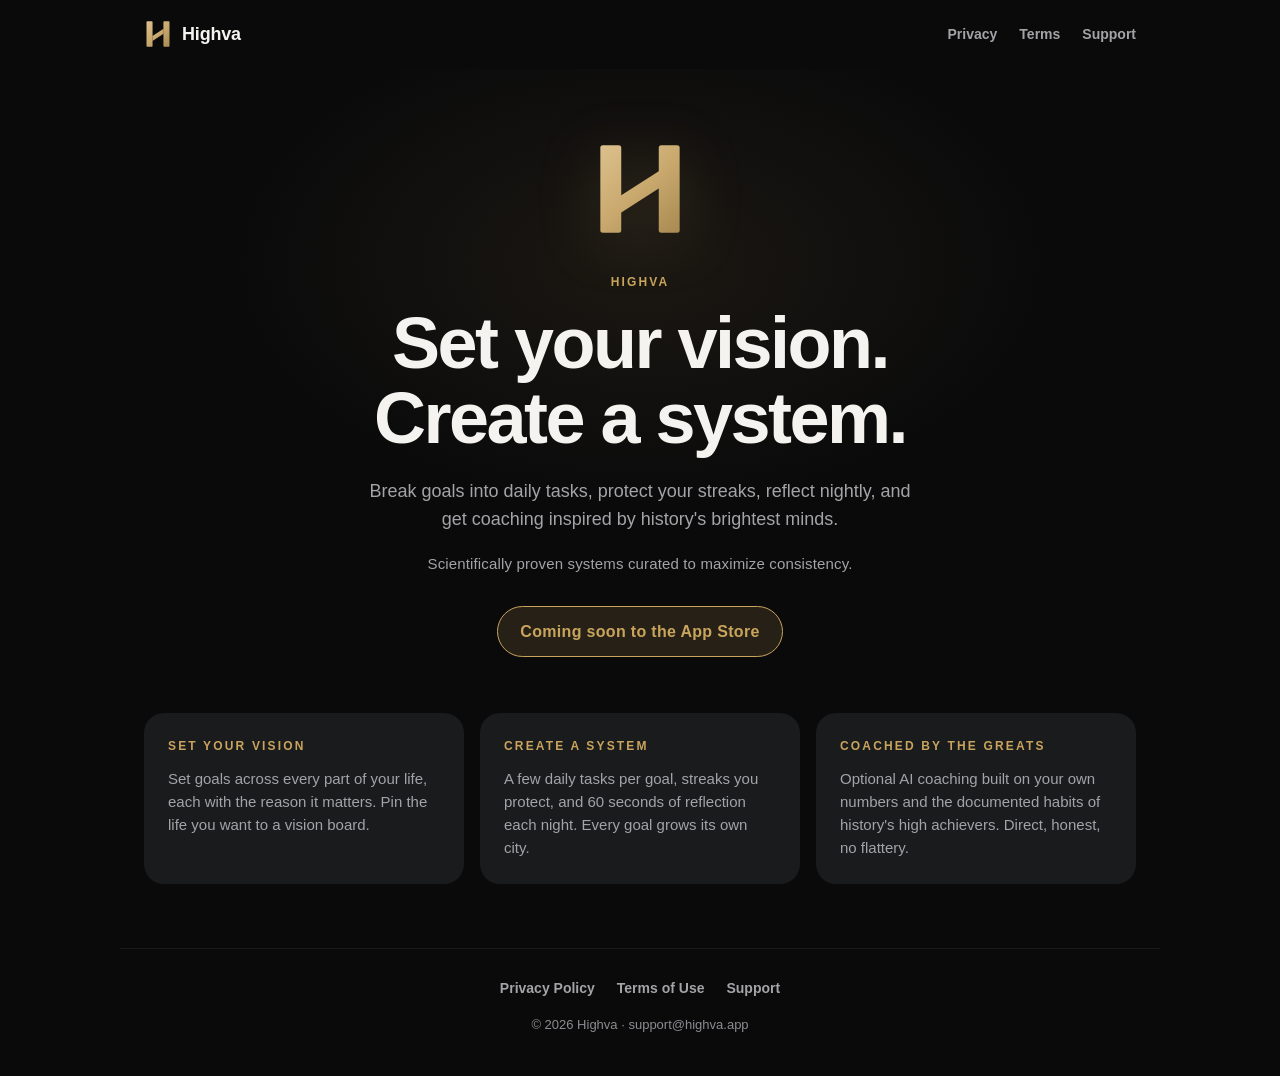
<file: index.html>
<!doctype html>
<html lang="en">
<head>
<meta charset="utf-8">
<meta name="viewport" content="width=device-width, initial-scale=1">
<title>Highva</title>
<meta name="description" content="Set your vision. Create a system. Break goals into daily tasks, protect your streaks, reflect nightly, and get coaching inspired by history&#x27;s brightest minds. Coming soon to the App Store.">
<meta name="theme-color" content="#0A0A0B">
<meta name="color-scheme" content="dark">
<link rel="canonical" href="https://highva.app/">
<meta property="og:title" content="Highva">
<meta property="og:description" content="Set your vision. Create a system. Break goals into daily tasks, protect your streaks, reflect nightly, and get coaching inspired by history&#x27;s brightest minds. Coming soon to the App Store.">
<meta property="og:url" content="https://highva.app/">
<meta property="og:type" content="website">
<link rel="icon" href="assets/favicon.svg" type="image/svg+xml">
<link rel="stylesheet" href="assets/style.css">
</head>
<body>
<header class="top">
  <a class="brand" href="./" aria-label="Highva home"><img src="assets/mark.svg" alt="" width="28" height="28"><span>Highva</span></a>
  <nav><a href="privacy/">Privacy</a><a href="terms/">Terms</a><a href="support/">Support</a></nav>
</header>
<main class="home">
<section class="hero">
  <img class="hero-mark" src="assets/mark.svg" alt="" width="88" height="88">
  <p class="eyebrow">Highva</p>
  <h1>Set your vision.<br>Create a system.</h1>
  <p class="pitch">Break goals into daily tasks, protect your streaks, reflect nightly, and get coaching inspired by history's brightest minds.</p>
  <p class="science">Scientifically proven systems curated to maximize consistency.</p>
  <p class="soon">Coming soon to the App Store</p>
</section>

<section class="features" aria-label="What Highva does">
  <div class="feature">
    <p class="label">Set your vision</p>
    <p>Set goals across every part of your life, each with the reason it matters. Pin the life you want to a vision board.</p>
  </div>
  <div class="feature">
    <p class="label">Create a system</p>
    <p>A few daily tasks per goal, streaks you protect, and 60 seconds of reflection each night. Every goal grows its own city.</p>
  </div>
  <div class="feature">
    <p class="label">Coached by the greats</p>
    <p>Optional AI coaching built on your own numbers and the documented habits of history's high achievers. Direct, honest, no flattery.</p>
  </div>
</section>
</main>
<footer class="bottom">
  <nav><a href="privacy/">Privacy Policy</a><a href="terms/">Terms of Use</a><a href="support/">Support</a></nav>
  <p>© 2026 Highva · <a href="mailto:support@highva.app">support@highva.app</a></p>
</footer>
</body>
</html>
</file>
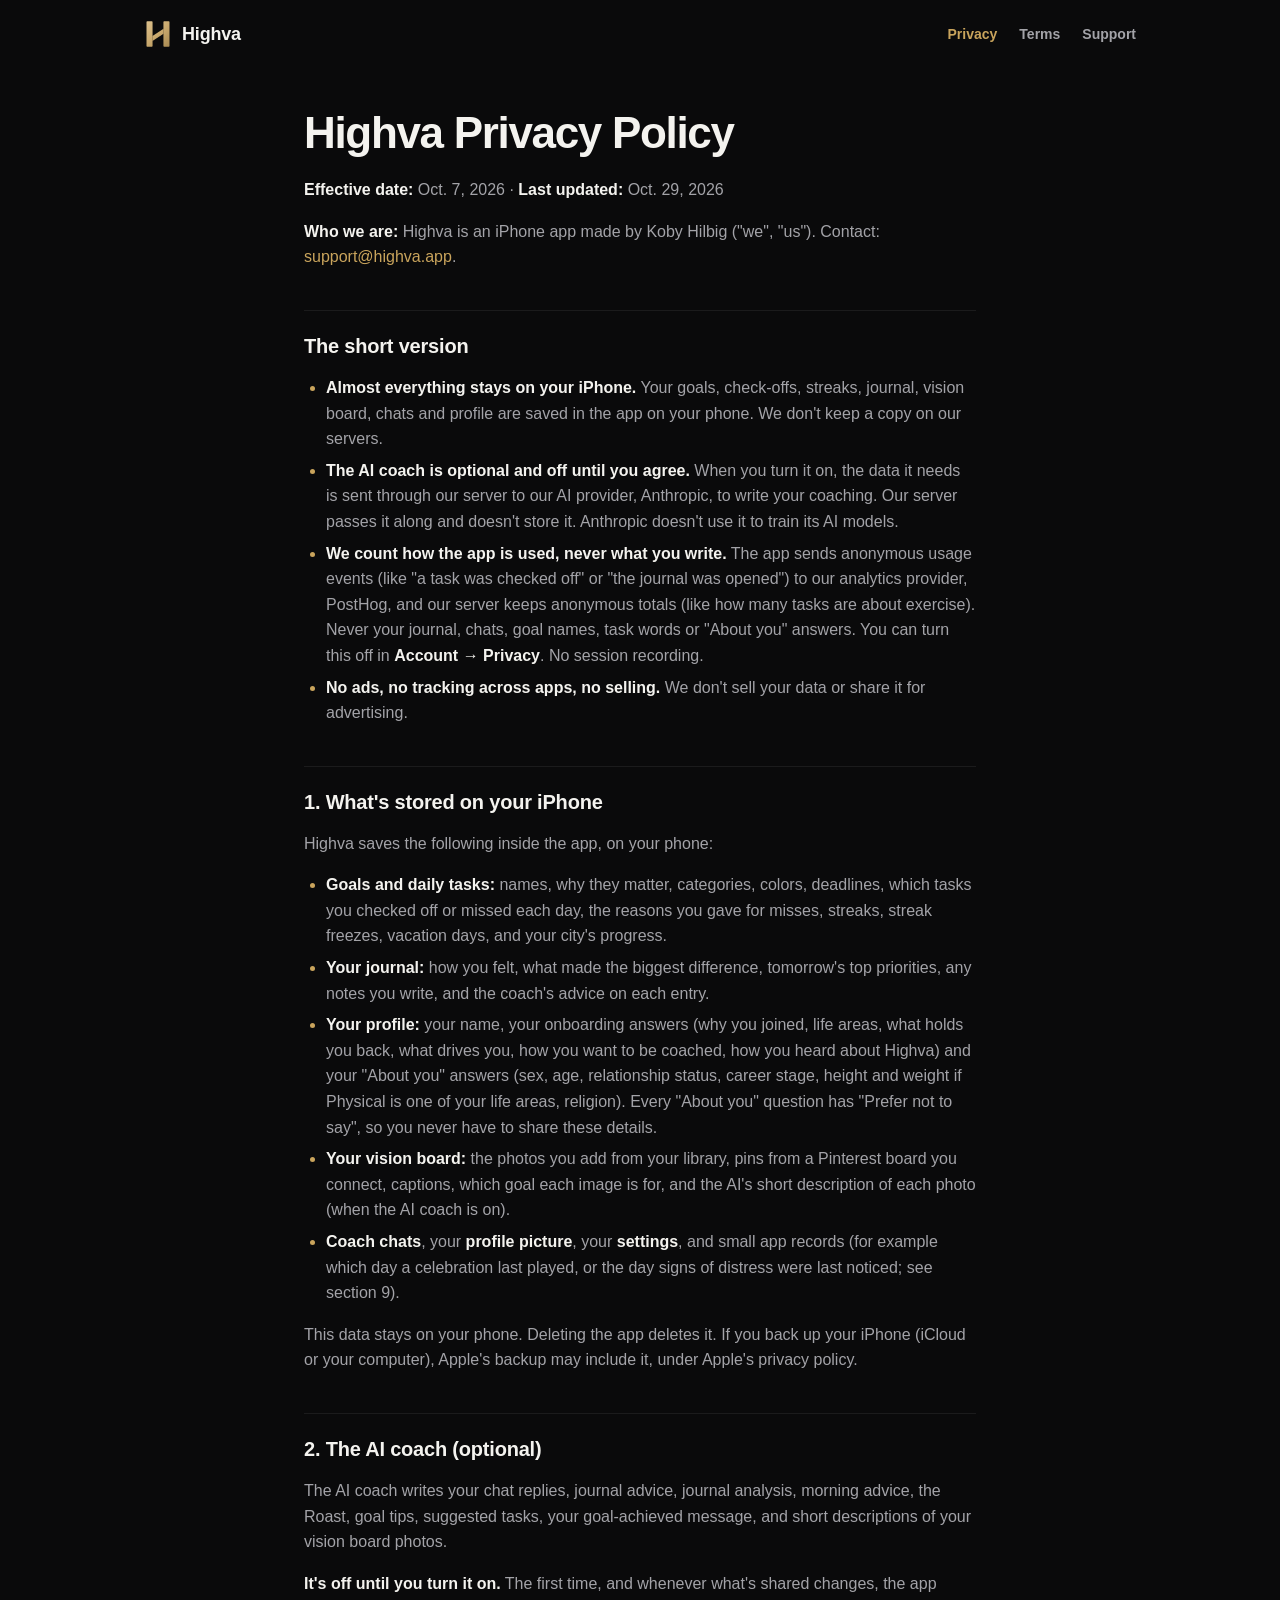
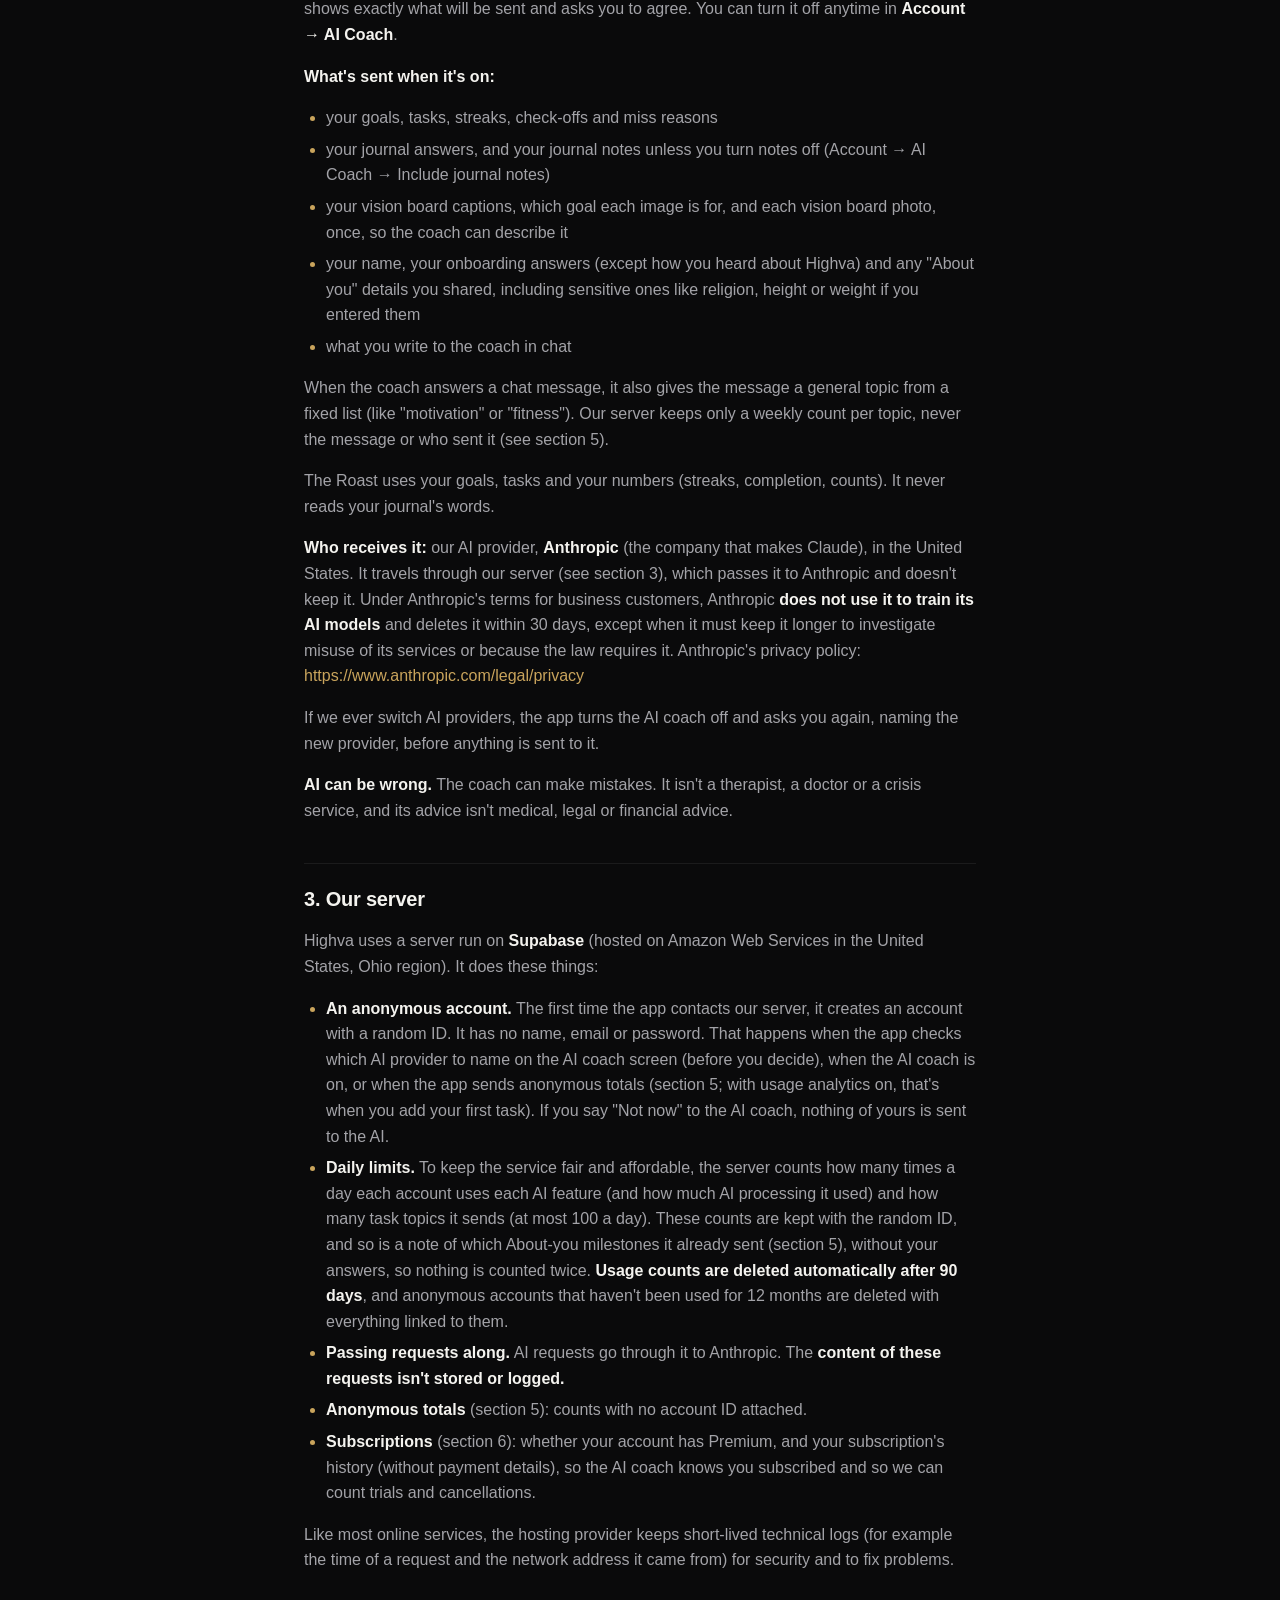
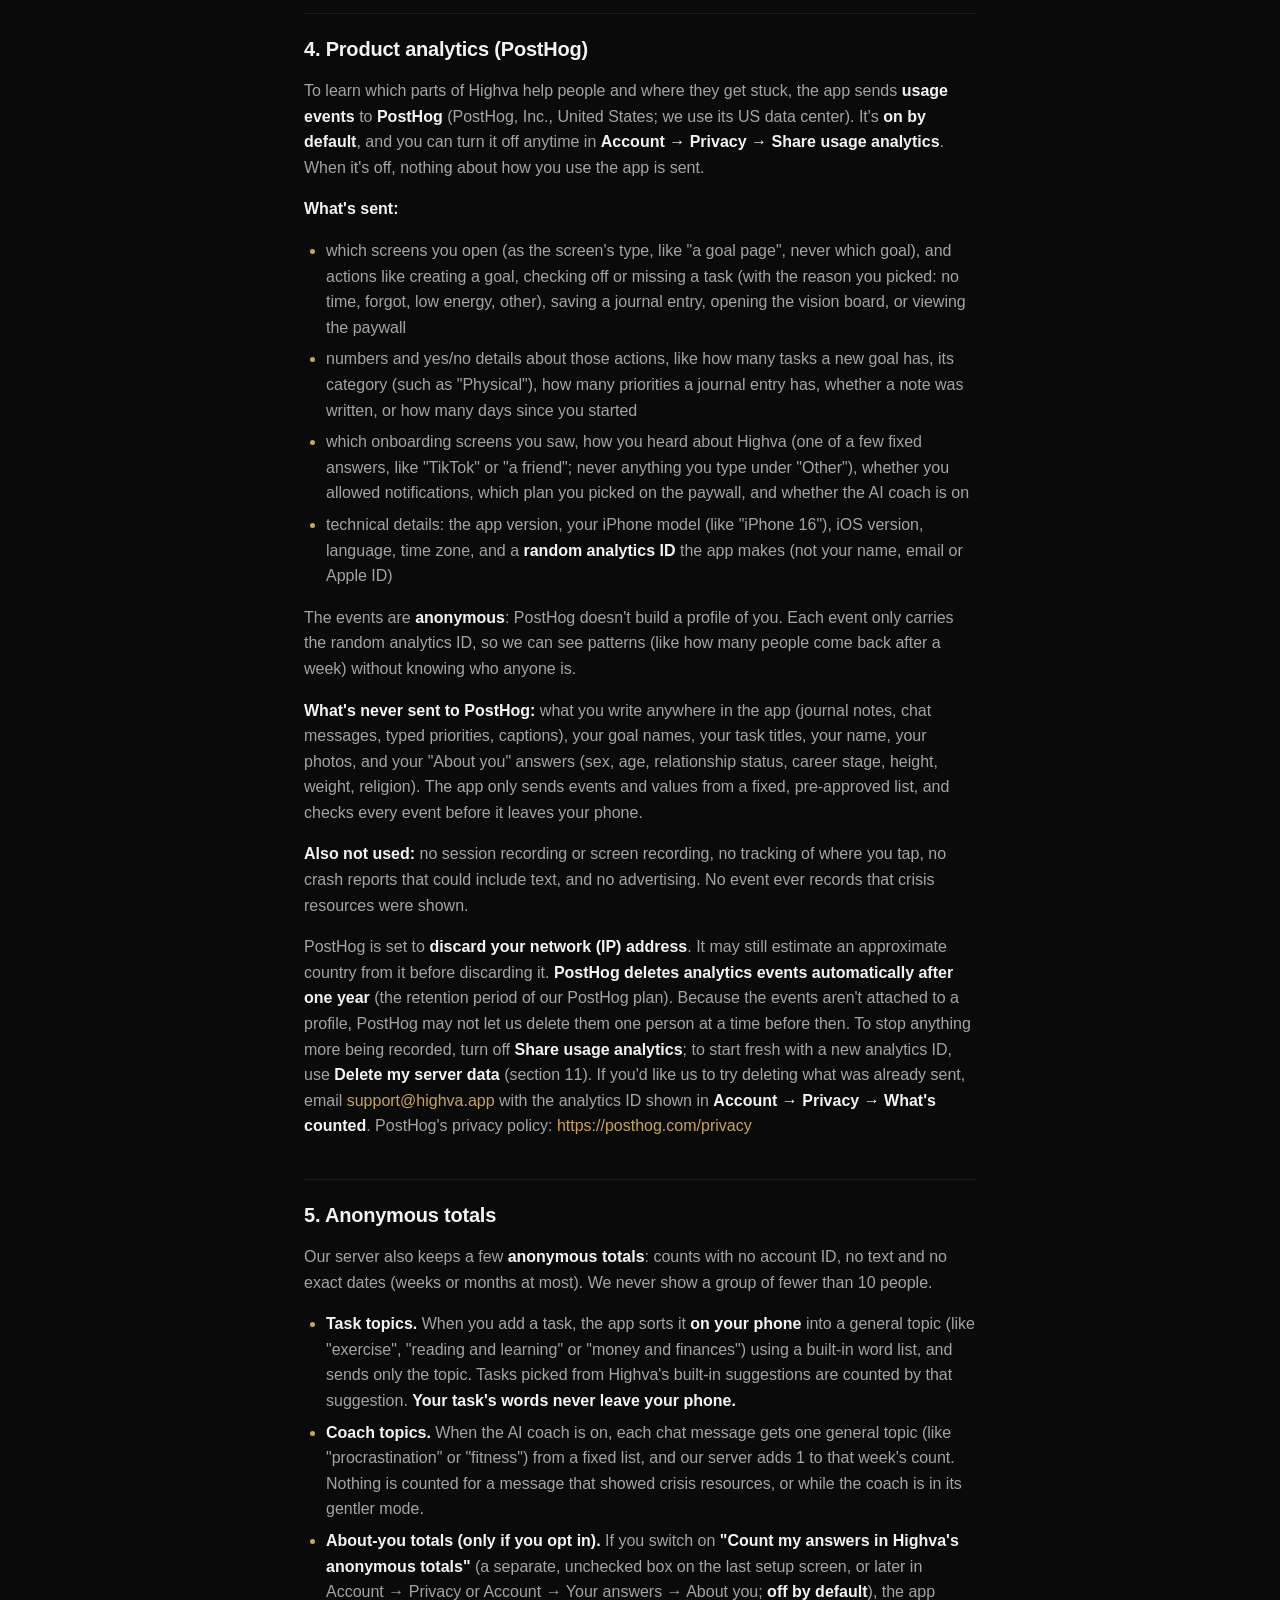
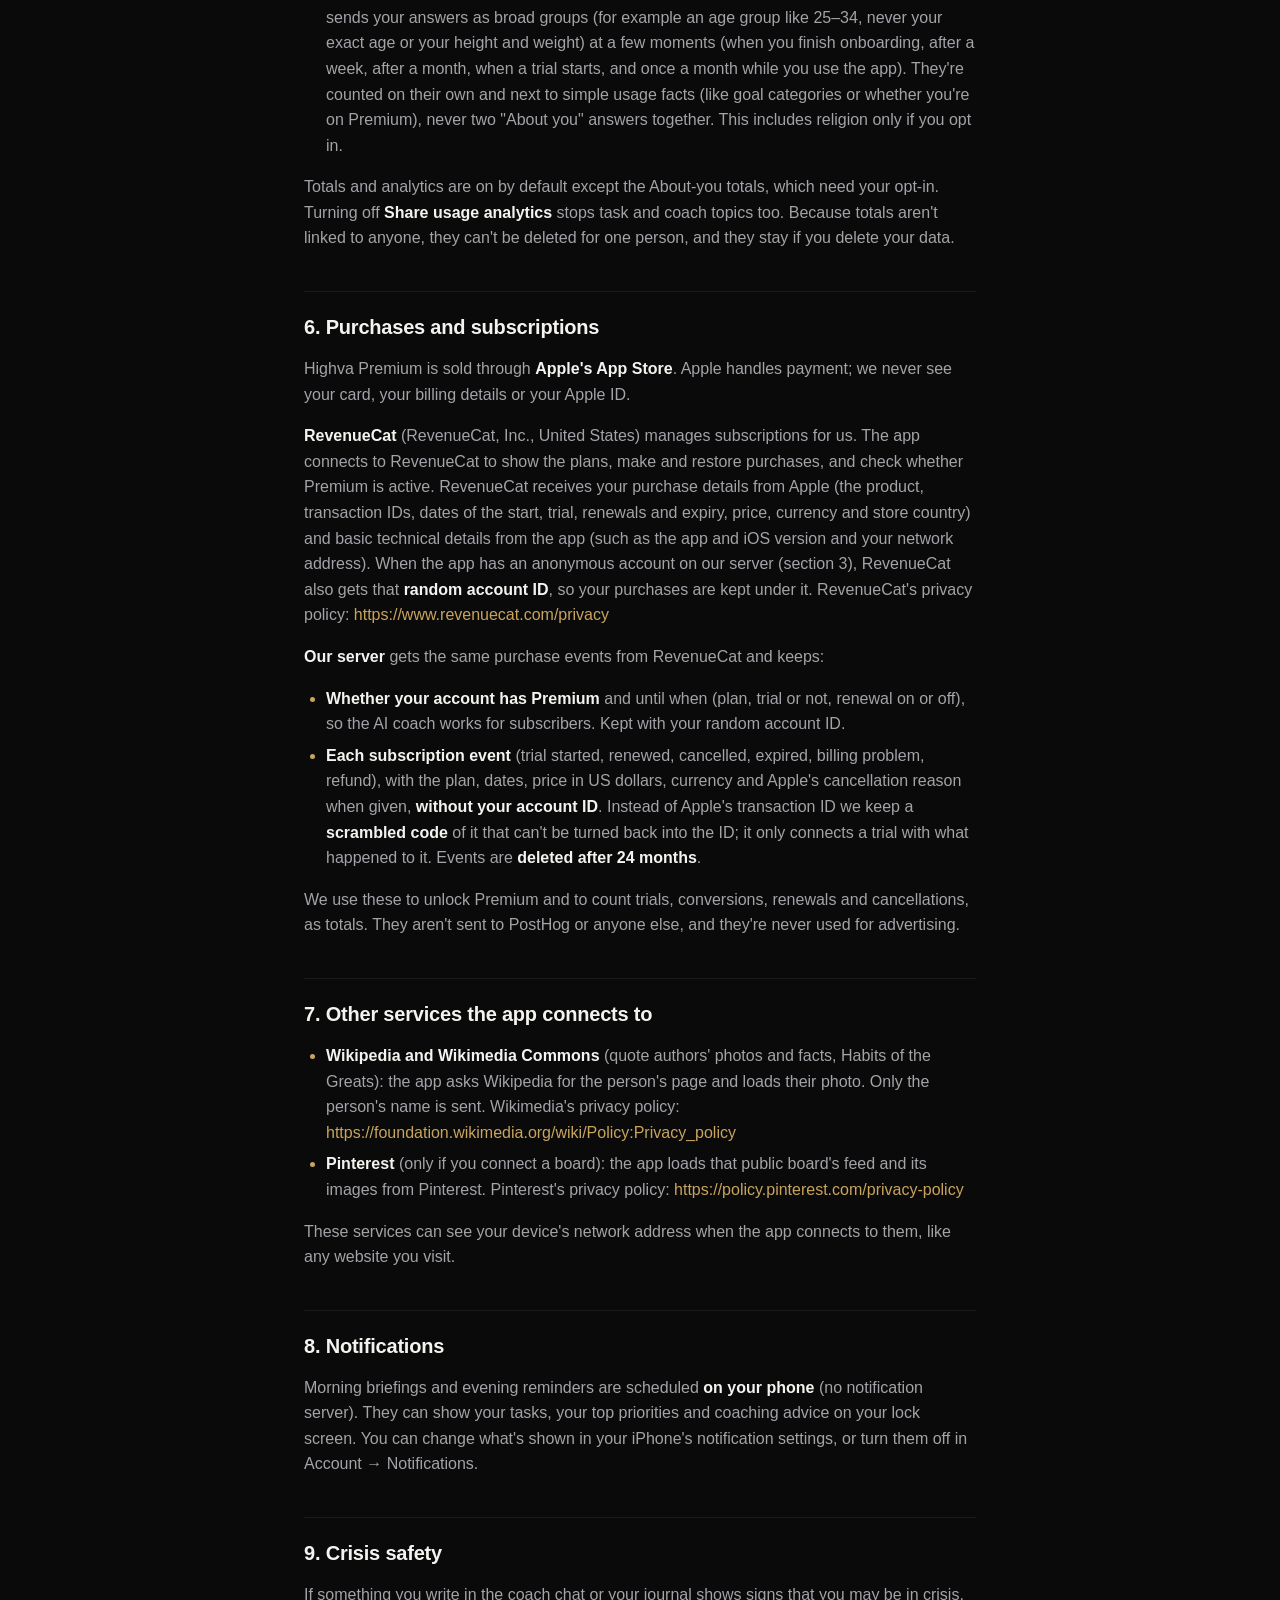
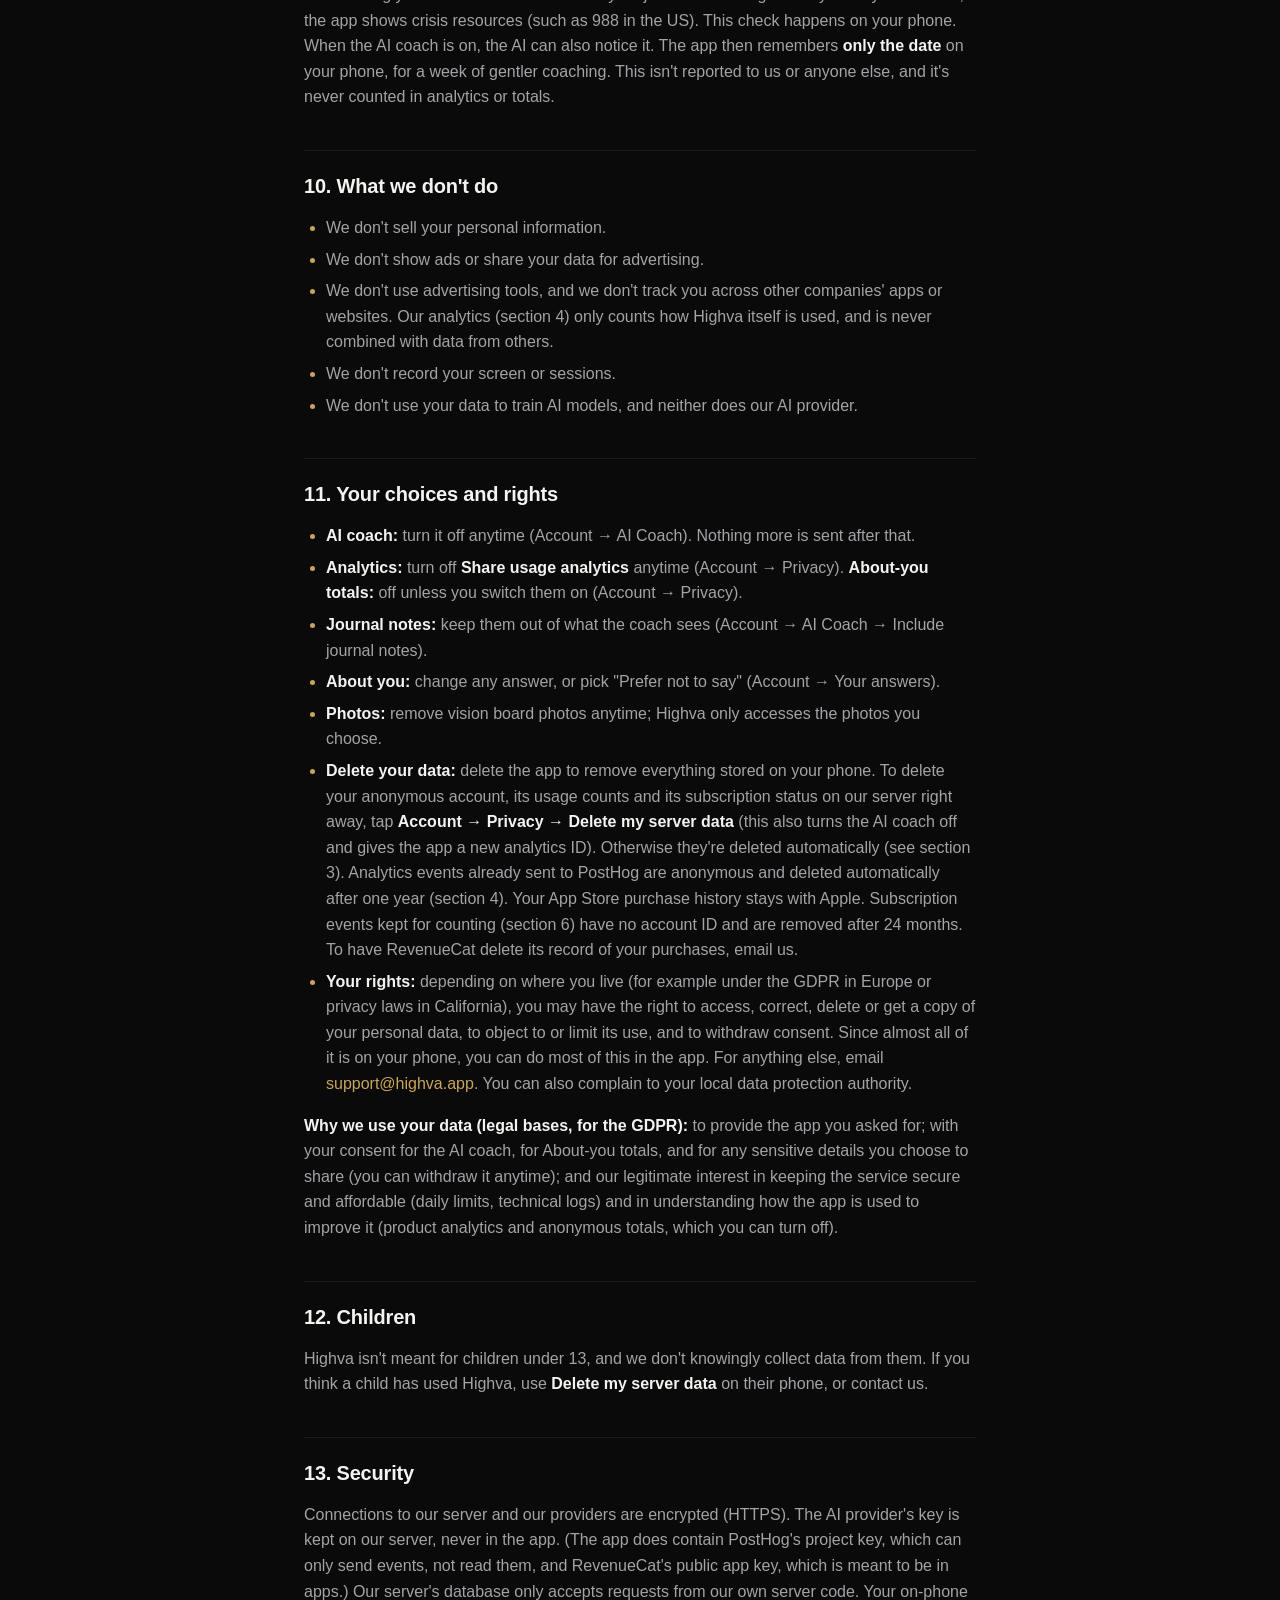
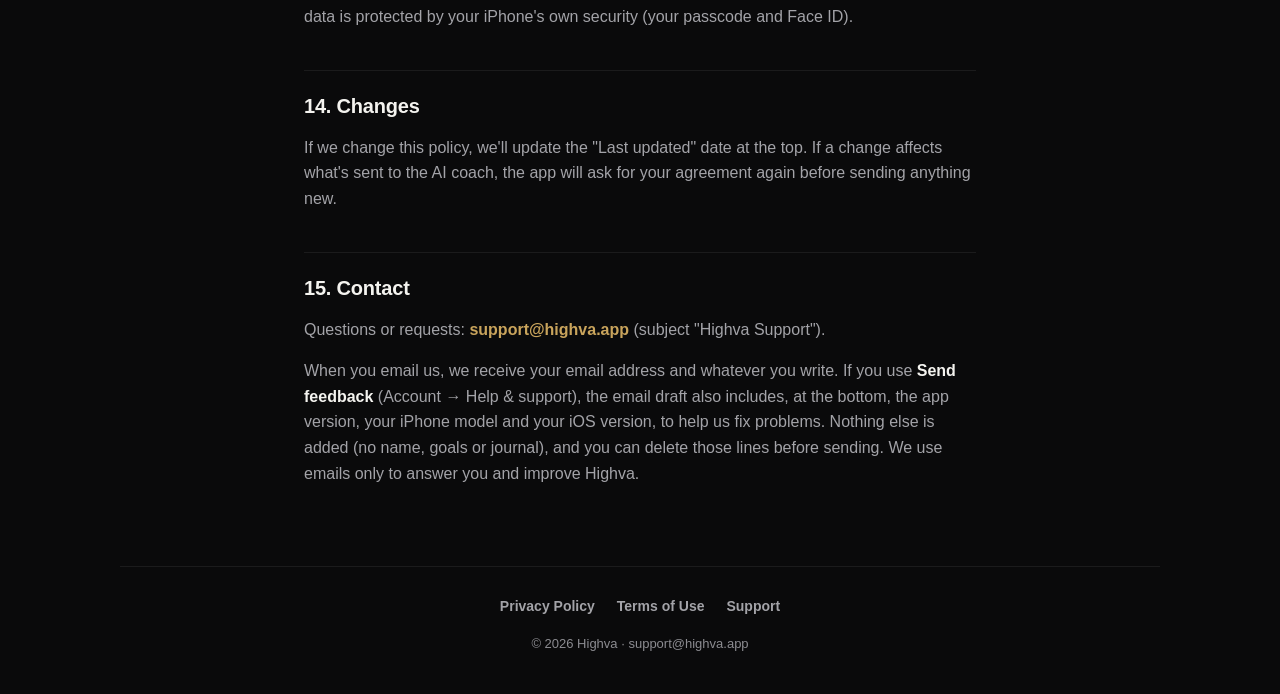
<file: privacy/index.html>
<!doctype html>
<html lang="en">
<head>
<meta charset="utf-8">
<meta name="viewport" content="width=device-width, initial-scale=1">
<title>Privacy Policy · Highva</title>
<meta name="description" content="What Highva stores, what it shares with its AI provider, what it counts with analytics, and your choices.">
<meta name="theme-color" content="#0A0A0B">
<meta name="color-scheme" content="dark">
<link rel="canonical" href="https://highva.app/privacy/">
<meta property="og:title" content="Privacy Policy · Highva">
<meta property="og:description" content="What Highva stores, what it shares with its AI provider, what it counts with analytics, and your choices.">
<meta property="og:url" content="https://highva.app/privacy/">
<meta property="og:type" content="website">
<link rel="icon" href="../assets/favicon.svg" type="image/svg+xml">
<link rel="stylesheet" href="../assets/style.css">
</head>
<body>
<header class="top">
  <a class="brand" href="../" aria-label="Highva home"><img src="../assets/mark.svg" alt="" width="28" height="28"><span>Highva</span></a>
  <nav><a href="../privacy/" aria-current="page">Privacy</a><a href="../terms/">Terms</a><a href="../support/">Support</a></nav>
</header>
<main class="doc">
<h1>Highva Privacy Policy</h1>
<p><strong>Effective date:</strong> Oct. 7, 2026 · <strong>Last updated:</strong> Oct. 29, 2026</p>
<p><strong>Who we are:</strong> Highva is an iPhone app made by Koby Hilbig ("we", "us"). Contact: <a href="mailto:support@highva.app">support@highva.app</a>.</p>
<h2>The short version</h2>
<ul>
  <li><strong>Almost everything stays on your iPhone.</strong> Your goals, check-offs, streaks, journal, vision board, chats and profile are saved in the app on your phone. We don't keep a copy on our servers.</li>
  <li><strong>The AI coach is optional and off until you agree.</strong> When you turn it on, the data it needs is sent through our server to our AI provider, Anthropic, to write your coaching. Our server passes it along and doesn't store it. Anthropic doesn't use it to train its AI models.</li>
  <li><strong>We count how the app is used, never what you write.</strong> The app sends anonymous usage events (like "a task was checked off" or "the journal was opened") to our analytics provider, PostHog, and our server keeps anonymous totals (like how many tasks are about exercise). Never your journal, chats, goal names, task words or "About you" answers. You can turn this off in <strong>Account → Privacy</strong>. No session recording.</li>
  <li><strong>No ads, no tracking across apps, no selling.</strong> We don't sell your data or share it for advertising.</li>
</ul>
<h2>1. What's stored on your iPhone</h2>
<p>Highva saves the following inside the app, on your phone:</p>
<ul>
  <li><strong>Goals and daily tasks:</strong> names, why they matter, categories, colors, deadlines, which tasks you checked off or missed each day, the reasons you gave for misses, streaks, streak freezes, vacation days, and your city's progress.</li>
  <li><strong>Your journal:</strong> how you felt, what made the biggest difference, tomorrow's top priorities, any notes you write, and the coach's advice on each entry.</li>
  <li><strong>Your profile:</strong> your name, your onboarding answers (why you joined, life areas, what holds you back, what drives you, how you want to be coached, how you heard about Highva) and your "About you" answers (sex, age, relationship status, career stage, height and weight if Physical is one of your life areas, religion). Every "About you" question has "Prefer not to say", so you never have to share these details.</li>
  <li><strong>Your vision board:</strong> the photos you add from your library, pins from a Pinterest board you connect, captions, which goal each image is for, and the AI's short description of each photo (when the AI coach is on).</li>
  <li><strong>Coach chats</strong>, your <strong>profile picture</strong>, your <strong>settings</strong>, and small app records (for example which day a celebration last played, or the day signs of distress were last noticed; see section 9).</li>
</ul>
<p>This data stays on your phone. Deleting the app deletes it. If you back up your iPhone (iCloud or your computer), Apple's backup may include it, under Apple's privacy policy.</p>
<h2>2. The AI coach (optional)</h2>
<p>The AI coach writes your chat replies, journal advice, journal analysis, morning advice, the Roast, goal tips, suggested tasks, your goal-achieved message, and short descriptions of your vision board photos.</p>
<p><strong>It's off until you turn it on.</strong> The first time, and whenever what's shared changes, the app shows exactly what will be sent and asks you to agree. You can turn it off anytime in <strong>Account → AI Coach</strong>.</p>
<p><strong>What's sent when it's on:</strong></p>
<ul>
  <li>your goals, tasks, streaks, check-offs and miss reasons</li>
  <li>your journal answers, and your journal notes unless you turn notes off (Account → AI Coach → Include journal notes)</li>
  <li>your vision board captions, which goal each image is for, and each vision board photo, once, so the coach can describe it</li>
  <li>your name, your onboarding answers (except how you heard about Highva) and any "About you" details you shared, including sensitive ones like religion, height or weight if you entered them</li>
  <li>what you write to the coach in chat</li>
</ul>
<p>When the coach answers a chat message, it also gives the message a general topic from a fixed list (like "motivation" or "fitness"). Our server keeps only a weekly count per topic, never the message or who sent it (see section 5).</p>
<p>The Roast uses your goals, tasks and your numbers (streaks, completion, counts). It never reads your journal's words.</p>
<p><strong>Who receives it:</strong> our AI provider, <strong>Anthropic</strong> (the company that makes Claude), in the United States. It travels through our server (see section 3), which passes it to Anthropic and doesn't keep it. Under Anthropic's terms for business customers, Anthropic <strong>does not use it to train its AI models</strong> and deletes it within 30 days, except when it must keep it longer to investigate misuse of its services or because the law requires it. Anthropic's privacy policy: <a href="https://www.anthropic.com/legal/privacy">https://www.anthropic.com/legal/privacy</a></p>
<p>If we ever switch AI providers, the app turns the AI coach off and asks you again, naming the new provider, before anything is sent to it.</p>
<p><strong>AI can be wrong.</strong> The coach can make mistakes. It isn't a therapist, a doctor or a crisis service, and its advice isn't medical, legal or financial advice.</p>
<h2>3. Our server</h2>
<p>Highva uses a server run on <strong>Supabase</strong> (hosted on Amazon Web Services in the United States, Ohio region). It does these things:</p>
<ul>
  <li><strong>An anonymous account.</strong> The first time the app contacts our server, it creates an account with a random ID. It has no name, email or password. That happens when the app checks which AI provider to name on the AI coach screen (before you decide), when the AI coach is on, or when the app sends anonymous totals (section 5; with usage analytics on, that's when you add your first task). If you say "Not now" to the AI coach, nothing of yours is sent to the AI.</li>
  <li><strong>Daily limits.</strong> To keep the service fair and affordable, the server counts how many times a day each account uses each AI feature (and how much AI processing it used) and how many task topics it sends (at most 100 a day). These counts are kept with the random ID, and so is a note of which About-you milestones it already sent (section 5), without your answers, so nothing is counted twice. <strong>Usage counts are deleted automatically after 90 days</strong>, and anonymous accounts that haven't been used for 12 months are deleted with everything linked to them.</li>
  <li><strong>Passing requests along.</strong> AI requests go through it to Anthropic. The <strong>content of these requests isn't stored or logged.</strong></li>
  <li><strong>Anonymous totals</strong> (section 5): counts with no account ID attached.</li>
  <li><strong>Subscriptions</strong> (section 6): whether your account has Premium, and your subscription's history (without payment details), so the AI coach knows you subscribed and so we can count trials and cancellations.</li>
</ul>
<p>Like most online services, the hosting provider keeps short-lived technical logs (for example the time of a request and the network address it came from) for security and to fix problems.</p>
<h2>4. Product analytics (PostHog)</h2>
<p>To learn which parts of Highva help people and where they get stuck, the app sends <strong>usage events</strong> to <strong>PostHog</strong> (PostHog, Inc., United States; we use its US data center). It's <strong>on by default</strong>, and you can turn it off anytime in <strong>Account → Privacy → Share usage analytics</strong>. When it's off, nothing about how you use the app is sent.</p>
<p><strong>What's sent:</strong></p>
<ul>
  <li>which screens you open (as the screen's type, like "a goal page", never which goal), and actions like creating a goal, checking off or missing a task (with the reason you picked: no time, forgot, low energy, other), saving a journal entry, opening the vision board, or viewing the paywall</li>
  <li>numbers and yes/no details about those actions, like how many tasks a new goal has, its category (such as "Physical"), how many priorities a journal entry has, whether a note was written, or how many days since you started</li>
  <li>which onboarding screens you saw, how you heard about Highva (one of a few fixed answers, like "TikTok" or "a friend"; never anything you type under "Other"), whether you allowed notifications, which plan you picked on the paywall, and whether the AI coach is on</li>
  <li>technical details: the app version, your iPhone model (like "iPhone 16"), iOS version, language, time zone, and a <strong>random analytics ID</strong> the app makes (not your name, email or Apple ID)</li>
</ul>
<p>The events are <strong>anonymous</strong>: PostHog doesn't build a profile of you. Each event only carries the random analytics ID, so we can see patterns (like how many people come back after a week) without knowing who anyone is.</p>
<p><strong>What's never sent to PostHog:</strong> what you write anywhere in the app (journal notes, chat messages, typed priorities, captions), your goal names, your task titles, your name, your photos, and your "About you" answers (sex, age, relationship status, career stage, height, weight, religion). The app only sends events and values from a fixed, pre-approved list, and checks every event before it leaves your phone.</p>
<p><strong>Also not used:</strong> no session recording or screen recording, no tracking of where you tap, no crash reports that could include text, and no advertising. No event ever records that crisis resources were shown.</p>
<p>PostHog is set to <strong>discard your network (IP) address</strong>. It may still estimate an approximate country from it before discarding it. <strong>PostHog deletes analytics events automatically after one year</strong> (the retention period of our PostHog plan). Because the events aren't attached to a profile, PostHog may not let us delete them one person at a time before then. To stop anything more being recorded, turn off <strong>Share usage analytics</strong>; to start fresh with a new analytics ID, use <strong>Delete my server data</strong> (section 11). If you'd like us to try deleting what was already sent, email <a href="mailto:support@highva.app">support@highva.app</a> with the analytics ID shown in <strong>Account → Privacy → What's counted</strong>. PostHog's privacy policy: <a href="https://posthog.com/privacy">https://posthog.com/privacy</a></p>
<h2>5. Anonymous totals</h2>
<p>Our server also keeps a few <strong>anonymous totals</strong>: counts with no account ID, no text and no exact dates (weeks or months at most). We never show a group of fewer than 10 people.</p>
<ul>
  <li><strong>Task topics.</strong> When you add a task, the app sorts it <strong>on your phone</strong> into a general topic (like "exercise", "reading and learning" or "money and finances") using a built-in word list, and sends only the topic. Tasks picked from Highva's built-in suggestions are counted by that suggestion. <strong>Your task's words never leave your phone.</strong></li>
  <li><strong>Coach topics.</strong> When the AI coach is on, each chat message gets one general topic (like "procrastination" or "fitness") from a fixed list, and our server adds 1 to that week's count. Nothing is counted for a message that showed crisis resources, or while the coach is in its gentler mode.</li>
  <li><strong>About-you totals (only if you opt in).</strong> If you switch on <strong>"Count my answers in Highva's anonymous totals"</strong> (a separate, unchecked box on the last setup screen, or later in Account → Privacy or Account → Your answers → About you; <strong>off by default</strong>), the app sends your answers as broad groups (for example an age group like 25–34, never your exact age or your height and weight) at a few moments (when you finish onboarding, after a week, after a month, when a trial starts, and once a month while you use the app). They're counted on their own and next to simple usage facts (like goal categories or whether you're on Premium), never two "About you" answers together. This includes religion only if you opt in.</li>
</ul>
<p>Totals and analytics are on by default except the About-you totals, which need your opt-in. Turning off <strong>Share usage analytics</strong> stops task and coach topics too. Because totals aren't linked to anyone, they can't be deleted for one person, and they stay if you delete your data.</p>
<h2>6. Purchases and subscriptions</h2>
<p>Highva Premium is sold through <strong>Apple's App Store</strong>. Apple handles payment; we never see your card, your billing details or your Apple ID.</p>
<p><strong>RevenueCat</strong> (RevenueCat, Inc., United States) manages subscriptions for us. The app connects to RevenueCat to show the plans, make and restore purchases, and check whether Premium is active. RevenueCat receives your purchase details from Apple (the product, transaction IDs, dates of the start, trial, renewals and expiry, price, currency and store country) and basic technical details from the app (such as the app and iOS version and your network address). When the app has an anonymous account on our server (section 3), RevenueCat also gets that <strong>random account ID</strong>, so your purchases are kept under it. RevenueCat's privacy policy: <a href="https://www.revenuecat.com/privacy">https://www.revenuecat.com/privacy</a></p>
<p><strong>Our server</strong> gets the same purchase events from RevenueCat and keeps:</p>
<ul>
  <li><strong>Whether your account has Premium</strong> and until when (plan, trial or not, renewal on or off), so the AI coach works for subscribers. Kept with your random account ID.</li>
  <li><strong>Each subscription event</strong> (trial started, renewed, cancelled, expired, billing problem, refund), with the plan, dates, price in US dollars, currency and Apple's cancellation reason when given, <strong>without your account ID</strong>. Instead of Apple's transaction ID we keep a <strong>scrambled code</strong> of it that can't be turned back into the ID; it only connects a trial with what happened to it. Events are <strong>deleted after 24 months</strong>.</li>
</ul>
<p>We use these to unlock Premium and to count trials, conversions, renewals and cancellations, as totals. They aren't sent to PostHog or anyone else, and they're never used for advertising.</p>
<h2>7. Other services the app connects to</h2>
<ul>
  <li><strong>Wikipedia and Wikimedia Commons</strong> (quote authors' photos and facts, Habits of the Greats): the app asks Wikipedia for the person's page and loads their photo. Only the person's name is sent. Wikimedia's privacy policy: <a href="https://foundation.wikimedia.org/wiki/Policy:Privacy_policy">https://foundation.wikimedia.org/wiki/Policy:Privacy_policy</a></li>
  <li><strong>Pinterest</strong> (only if you connect a board): the app loads that public board's feed and its images from Pinterest. Pinterest's privacy policy: <a href="https://policy.pinterest.com/privacy-policy">https://policy.pinterest.com/privacy-policy</a></li>
</ul>
<p>These services can see your device's network address when the app connects to them, like any website you visit.</p>
<h2>8. Notifications</h2>
<p>Morning briefings and evening reminders are scheduled <strong>on your phone</strong> (no notification server). They can show your tasks, your top priorities and coaching advice on your lock screen. You can change what's shown in your iPhone's notification settings, or turn them off in Account → Notifications.</p>
<h2>9. Crisis safety</h2>
<p>If something you write in the coach chat or your journal shows signs that you may be in crisis, the app shows crisis resources (such as 988 in the US). This check happens on your phone. When the AI coach is on, the AI can also notice it. The app then remembers <strong>only the date</strong> on your phone, for a week of gentler coaching. This isn't reported to us or anyone else, and it's never counted in analytics or totals.</p>
<h2>10. What we don't do</h2>
<ul>
  <li>We don't sell your personal information.</li>
  <li>We don't show ads or share your data for advertising.</li>
  <li>We don't use advertising tools, and we don't track you across other companies' apps or websites. Our analytics (section 4) only counts how Highva itself is used, and is never combined with data from others.</li>
  <li>We don't record your screen or sessions.</li>
  <li>We don't use your data to train AI models, and neither does our AI provider.</li>
</ul>
<h2>11. Your choices and rights</h2>
<ul>
  <li><strong>AI coach:</strong> turn it off anytime (Account → AI Coach). Nothing more is sent after that.</li>
  <li><strong>Analytics:</strong> turn off <strong>Share usage analytics</strong> anytime (Account → Privacy). <strong>About-you totals:</strong> off unless you switch them on (Account → Privacy).</li>
  <li><strong>Journal notes:</strong> keep them out of what the coach sees (Account → AI Coach → Include journal notes).</li>
  <li><strong>About you:</strong> change any answer, or pick "Prefer not to say" (Account → Your answers).</li>
  <li><strong>Photos:</strong> remove vision board photos anytime; Highva only accesses the photos you choose.</li>
  <li><strong>Delete your data:</strong> delete the app to remove everything stored on your phone. To delete your anonymous account, its usage counts and its subscription status on our server right away, tap <strong>Account → Privacy → Delete my server data</strong> (this also turns the AI coach off and gives the app a new analytics ID). Otherwise they're deleted automatically (see section 3). Analytics events already sent to PostHog are anonymous and deleted automatically after one year (section 4). Your App Store purchase history stays with Apple. Subscription events kept for counting (section 6) have no account ID and are removed after 24 months. To have RevenueCat delete its record of your purchases, email us.</li>
  <li><strong>Your rights:</strong> depending on where you live (for example under the GDPR in Europe or privacy laws in California), you may have the right to access, correct, delete or get a copy of your personal data, to object to or limit its use, and to withdraw consent. Since almost all of it is on your phone, you can do most of this in the app. For anything else, email <a href="mailto:support@highva.app">support@highva.app</a>. You can also complain to your local data protection authority.</li>
</ul>
<p><strong>Why we use your data (legal bases, for the GDPR):</strong> to provide the app you asked for; with your consent for the AI coach, for About-you totals, and for any sensitive details you choose to share (you can withdraw it anytime); and our legitimate interest in keeping the service secure and affordable (daily limits, technical logs) and in understanding how the app is used to improve it (product analytics and anonymous totals, which you can turn off).</p>
<h2>12. Children</h2>
<p>Highva isn't meant for children under 13, and we don't knowingly collect data from them. If you think a child has used Highva, use <strong>Delete my server data</strong> on their phone, or contact us.</p>
<h2>13. Security</h2>
<p>Connections to our server and our providers are encrypted (HTTPS). The AI provider's key is kept on our server, never in the app. (The app does contain PostHog's project key, which can only send events, not read them, and RevenueCat's public app key, which is meant to be in apps.) Our server's database only accepts requests from our own server code. Your on-phone data is protected by your iPhone's own security (your passcode and Face ID).</p>
<h2>14. Changes</h2>
<p>If we change this policy, we'll update the "Last updated" date at the top. If a change affects what's sent to the AI coach, the app will ask for your agreement again before sending anything new.</p>
<h2>15. Contact</h2>
<p>Questions or requests: <strong><a href="mailto:support@highva.app">support@highva.app</a></strong> (subject "Highva Support").</p>
<p>When you email us, we receive your email address and whatever you write. If you use <strong>Send feedback</strong> (Account → Help &amp; support), the email draft also includes, at the bottom, the app version, your iPhone model and your iOS version, to help us fix problems. Nothing else is added (no name, goals or journal), and you can delete those lines before sending. We use emails only to answer you and improve Highva.</p>
</main>
<footer class="bottom">
  <nav><a href="../privacy/">Privacy Policy</a><a href="../terms/">Terms of Use</a><a href="../support/">Support</a></nav>
  <p>© 2026 Highva · <a href="mailto:support@highva.app">support@highva.app</a></p>
</footer>
</body>
</html>
</file>
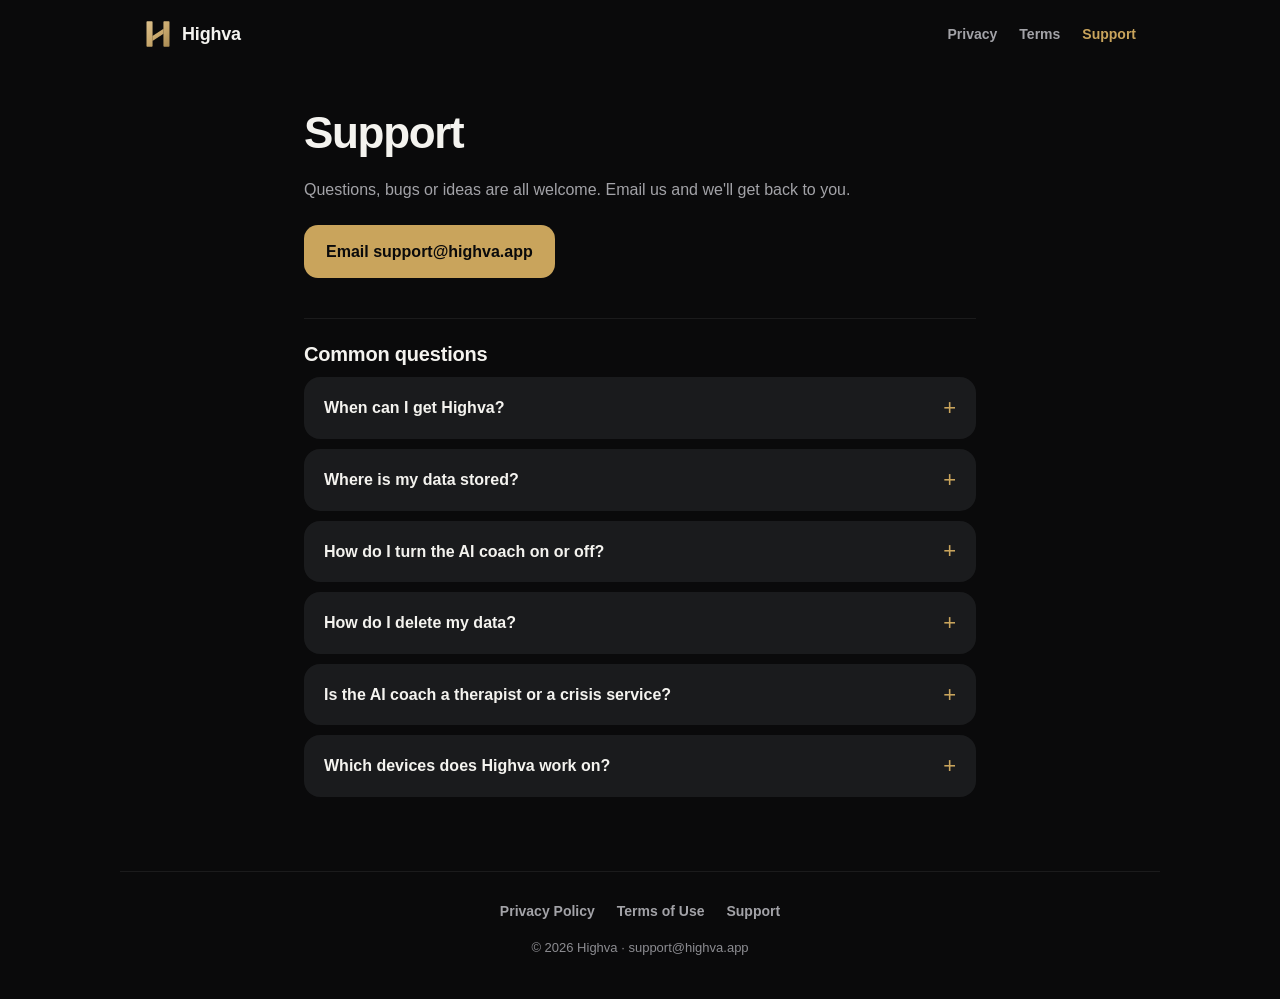
<file: support/index.html>
<!doctype html>
<html lang="en">
<head>
<meta charset="utf-8">
<meta name="viewport" content="width=device-width, initial-scale=1">
<title>Support · Highva</title>
<meta name="description" content="Contact Highva support and answers to common questions.">
<meta name="theme-color" content="#0A0A0B">
<meta name="color-scheme" content="dark">
<link rel="canonical" href="https://highva.app/support/">
<meta property="og:title" content="Support · Highva">
<meta property="og:description" content="Contact Highva support and answers to common questions.">
<meta property="og:url" content="https://highva.app/support/">
<meta property="og:type" content="website">
<link rel="icon" href="../assets/favicon.svg" type="image/svg+xml">
<link rel="stylesheet" href="../assets/style.css">
</head>
<body>
<header class="top">
  <a class="brand" href="../" aria-label="Highva home"><img src="../assets/mark.svg" alt="" width="28" height="28"><span>Highva</span></a>
  <nav><a href="../privacy/">Privacy</a><a href="../terms/">Terms</a><a href="../support/" aria-current="page">Support</a></nav>
</header>
<main class="doc">
<h1>Support</h1>
<p>Questions, bugs or ideas are all welcome. Email us and we'll get back to you.</p>
<p><a class="button" href="mailto:support@highva.app?subject=Highva%20Support">Email support@highva.app</a></p>

<h2>Common questions</h2>

<details>
  <summary>When can I get Highva?</summary>
  <p>Highva is coming soon to the App Store, for iPhone.</p>
</details>

<details>
  <summary>Where is my data stored?</summary>
  <p>Almost everything stays on your iPhone: your goals, streaks, journal, vision board, chats and profile. The AI coach is optional. If you turn it on, the data it needs is sent through our server to our AI provider to write your coaching, and our server doesn't keep it. Details are in the <a href="../privacy/">Privacy Policy</a>.</p>
</details>

<details>
  <summary>How do I turn the AI coach on or off?</summary>
  <p>In the app, go to Account → AI Coach and use the AI coach switch. You can also choose whether your journal notes are included. When it's off, nothing is sent to the AI.</p>
</details>

<details>
  <summary>How do I delete my data?</summary>
  <p>Deleting the app removes everything stored on your phone. To delete your AI coach data on our server, go to Account → AI Coach → Delete my AI coach data. Usage counts are also deleted automatically after 90 days.</p>
</details>

<details>
  <summary>Is the AI coach a therapist or a crisis service?</summary>
  <p>No. Highva's coach isn't a therapist or a crisis service. If you're struggling or thinking about hurting yourself, please reach out now to someone you trust, a crisis line or your local emergency services.</p>
</details>

<details>
  <summary>Which devices does Highva work on?</summary>
  <p>Highva is made for iPhone.</p>
</details>
</main>
<footer class="bottom">
  <nav><a href="../privacy/">Privacy Policy</a><a href="../terms/">Terms of Use</a><a href="../support/">Support</a></nav>
  <p>© 2026 Highva · <a href="mailto:support@highva.app">support@highva.app</a></p>
</footer>
</body>
</html>
</file>
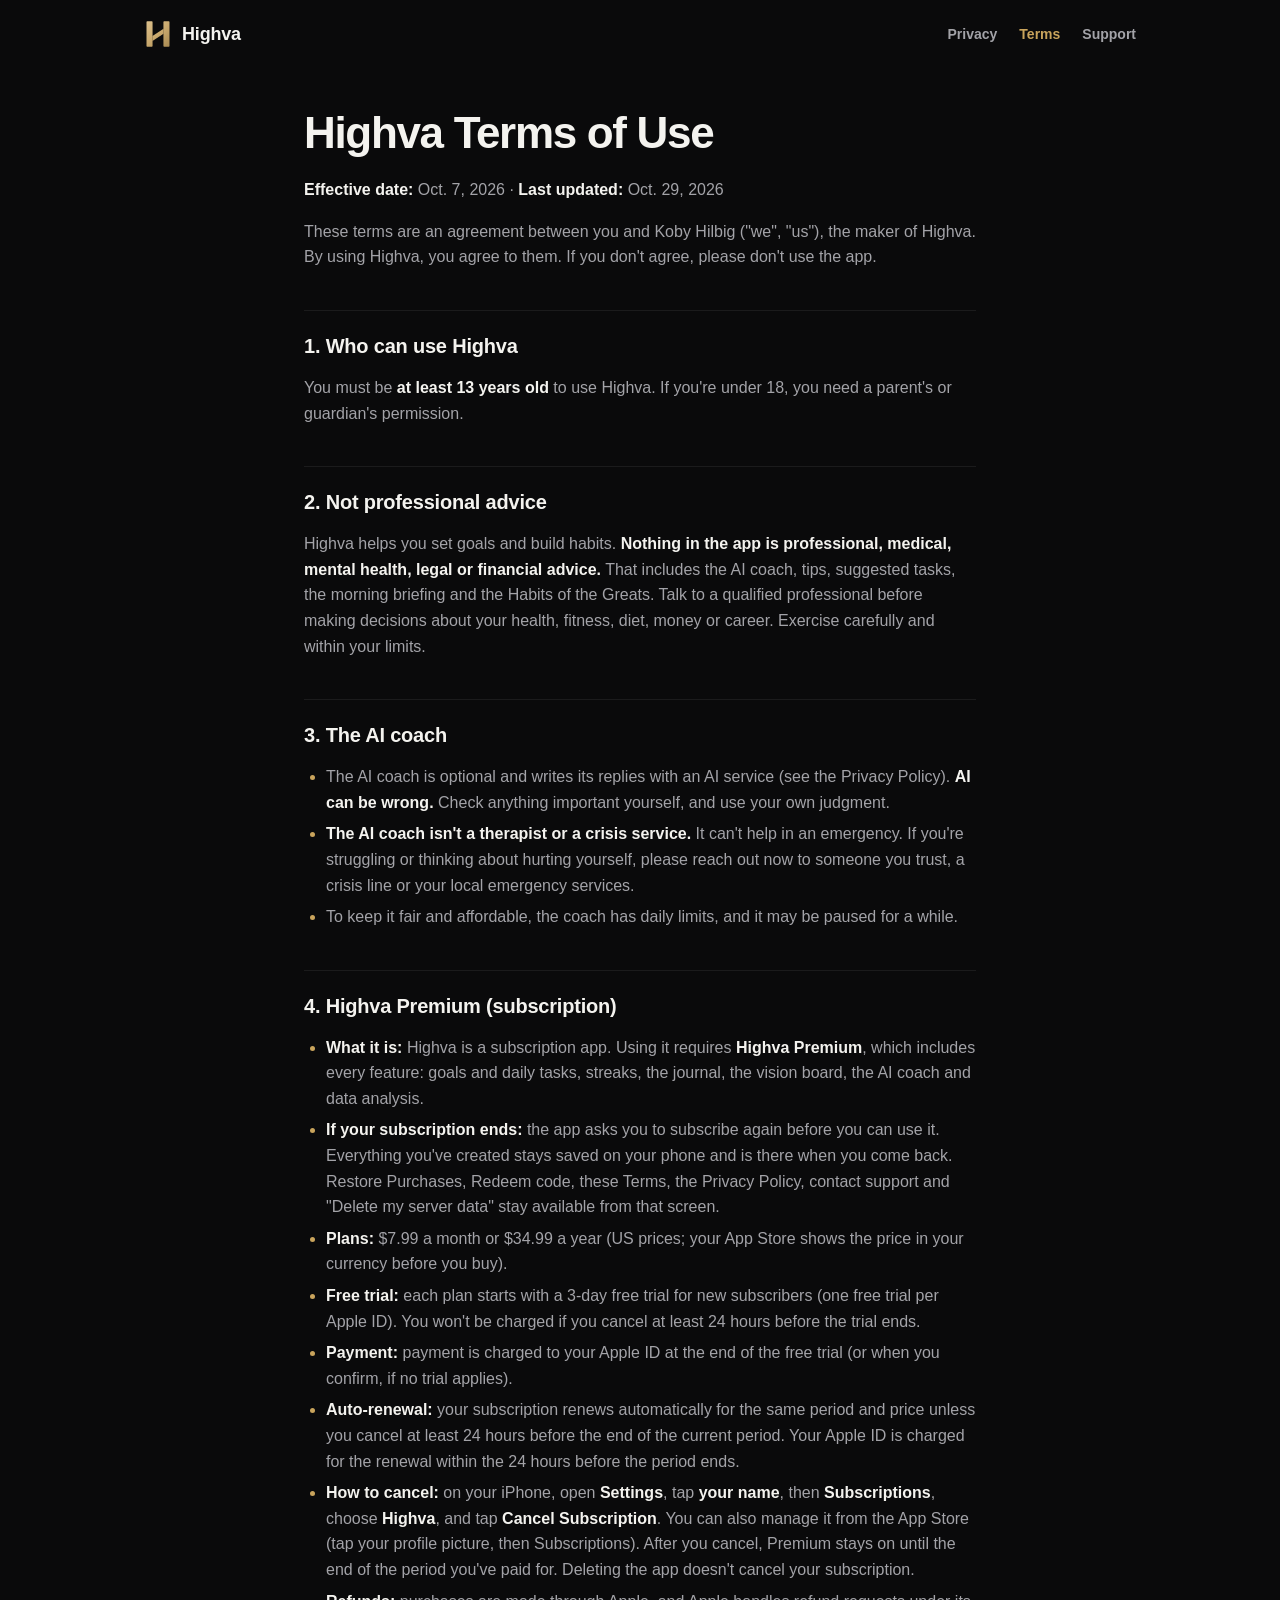
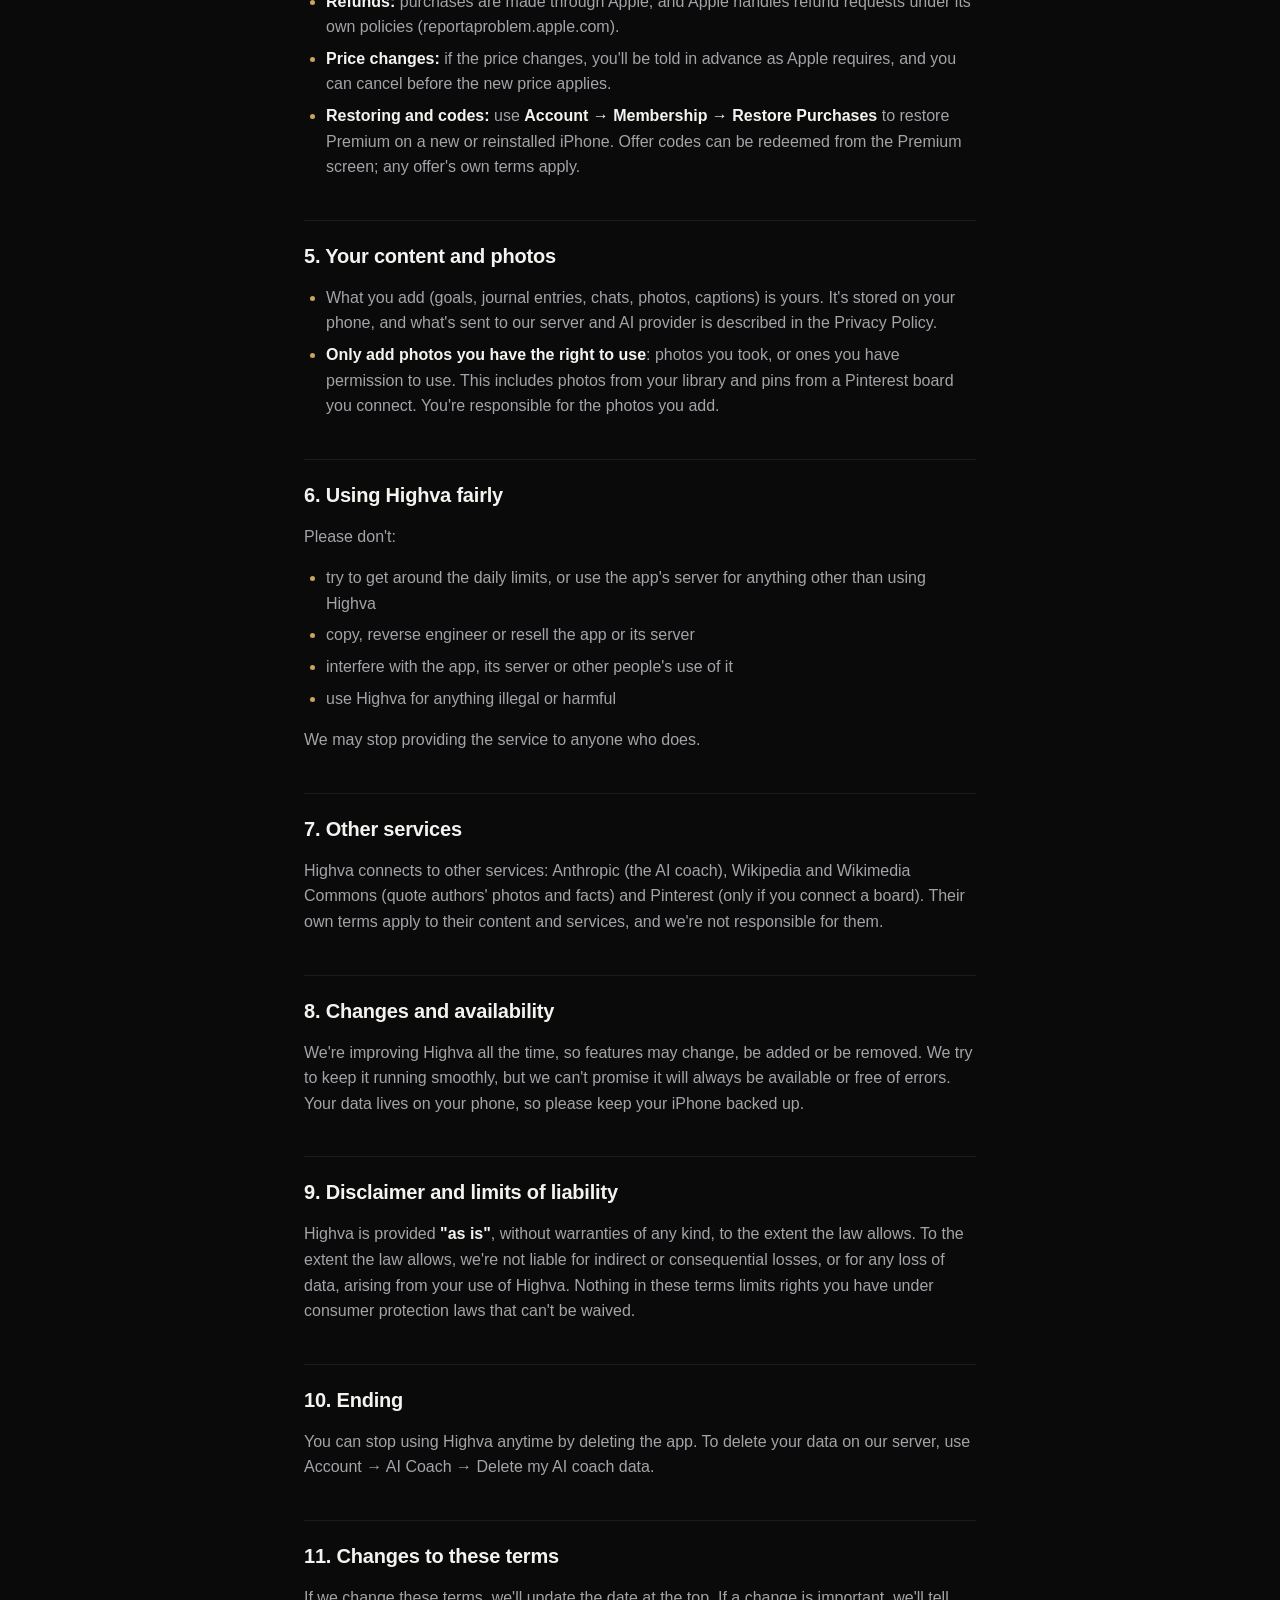
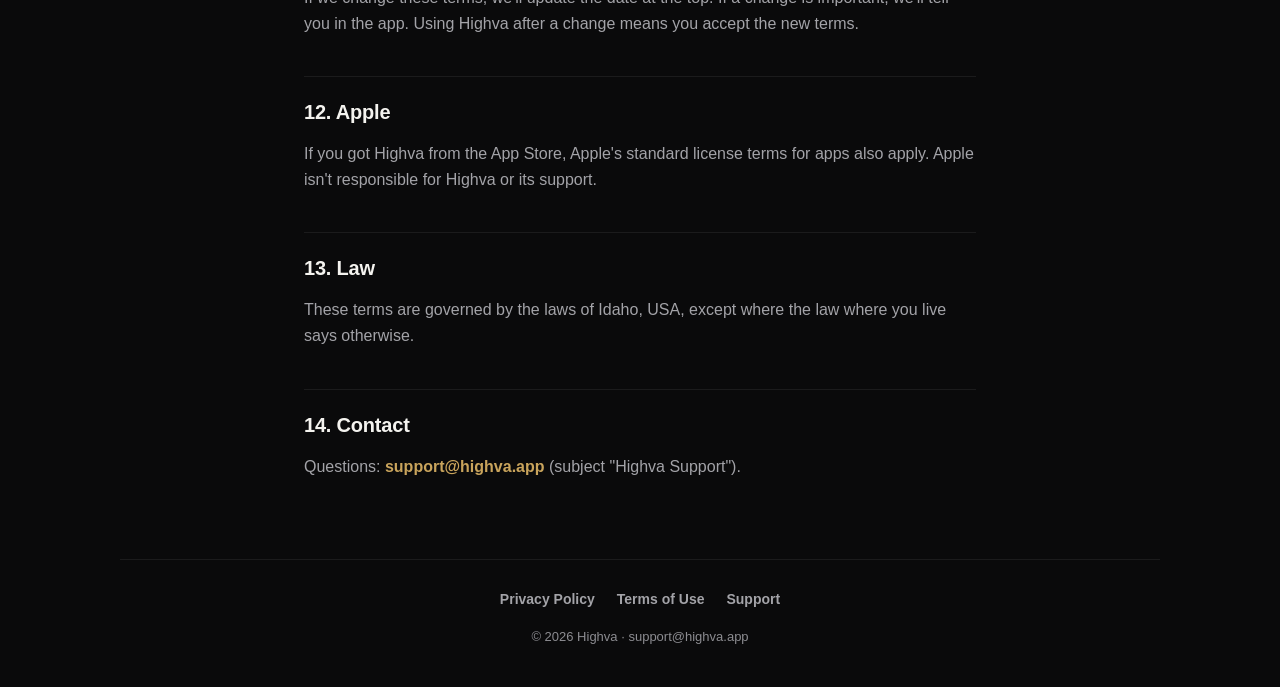
<file: terms/index.html>
<!doctype html>
<html lang="en">
<head>
<meta charset="utf-8">
<meta name="viewport" content="width=device-width, initial-scale=1">
<title>Terms of Use · Highva</title>
<meta name="description" content="The terms for using Highva.">
<meta name="theme-color" content="#0A0A0B">
<meta name="color-scheme" content="dark">
<link rel="canonical" href="https://highva.app/terms/">
<meta property="og:title" content="Terms of Use · Highva">
<meta property="og:description" content="The terms for using Highva.">
<meta property="og:url" content="https://highva.app/terms/">
<meta property="og:type" content="website">
<link rel="icon" href="../assets/favicon.svg" type="image/svg+xml">
<link rel="stylesheet" href="../assets/style.css">
</head>
<body>
<header class="top">
  <a class="brand" href="../" aria-label="Highva home"><img src="../assets/mark.svg" alt="" width="28" height="28"><span>Highva</span></a>
  <nav><a href="../privacy/">Privacy</a><a href="../terms/" aria-current="page">Terms</a><a href="../support/">Support</a></nav>
</header>
<main class="doc">
<h1>Highva Terms of Use</h1>
<p><strong>Effective date:</strong> Oct. 7, 2026 · <strong>Last updated:</strong> Oct. 29, 2026</p>
<p>These terms are an agreement between you and Koby Hilbig ("we", "us"), the maker of Highva. By using Highva, you agree to them. If you don't agree, please don't use the app.</p>
<h2>1. Who can use Highva</h2>
<p>You must be <strong>at least 13 years old</strong> to use Highva. If you're under 18, you need a parent's or guardian's permission.</p>
<h2>2. Not professional advice</h2>
<p>Highva helps you set goals and build habits. <strong>Nothing in the app is professional, medical, mental health, legal or financial advice.</strong> That includes the AI coach, tips, suggested tasks, the morning briefing and the Habits of the Greats. Talk to a qualified professional before making decisions about your health, fitness, diet, money or career. Exercise carefully and within your limits.</p>
<h2>3. The AI coach</h2>
<ul>
  <li>The AI coach is optional and writes its replies with an AI service (see the Privacy Policy). <strong>AI can be wrong.</strong> Check anything important yourself, and use your own judgment.</li>
  <li><strong>The AI coach isn't a therapist or a crisis service.</strong> It can't help in an emergency. If you're struggling or thinking about hurting yourself, please reach out now to someone you trust, a crisis line or your local emergency services.</li>
  <li>To keep it fair and affordable, the coach has daily limits, and it may be paused for a while.</li>
</ul>
<h2>4. Highva Premium (subscription)</h2>
<ul>
  <li><strong>What it is:</strong> Highva is a subscription app. Using it requires <strong>Highva Premium</strong>, which includes every feature: goals and daily tasks, streaks, the journal, the vision board, the AI coach and data analysis.</li>
  <li><strong>If your subscription ends:</strong> the app asks you to subscribe again before you can use it. Everything you've created stays saved on your phone and is there when you come back. Restore Purchases, Redeem code, these Terms, the Privacy Policy, contact support and "Delete my server data" stay available from that screen.</li>
  <li><strong>Plans:</strong> $7.99 a month or $34.99 a year (US prices; your App Store shows the price in your currency before you buy).</li>
  <li><strong>Free trial:</strong> each plan starts with a 3-day free trial for new subscribers (one free trial per Apple ID). You won't be charged if you cancel at least 24 hours before the trial ends.</li>
  <li><strong>Payment:</strong> payment is charged to your Apple ID at the end of the free trial (or when you confirm, if no trial applies).</li>
  <li><strong>Auto-renewal:</strong> your subscription renews automatically for the same period and price unless you cancel at least 24 hours before the end of the current period. Your Apple ID is charged for the renewal within the 24 hours before the period ends.</li>
  <li><strong>How to cancel:</strong> on your iPhone, open <strong>Settings</strong>, tap <strong>your name</strong>, then <strong>Subscriptions</strong>, choose <strong>Highva</strong>, and tap <strong>Cancel Subscription</strong>. You can also manage it from the App Store (tap your profile picture, then Subscriptions). After you cancel, Premium stays on until the end of the period you've paid for. Deleting the app doesn't cancel your subscription.</li>
  <li><strong>Refunds:</strong> purchases are made through Apple, and Apple handles refund requests under its own policies (reportaproblem.apple.com).</li>
  <li><strong>Price changes:</strong> if the price changes, you'll be told in advance as Apple requires, and you can cancel before the new price applies.</li>
  <li><strong>Restoring and codes:</strong> use <strong>Account → Membership → Restore Purchases</strong> to restore Premium on a new or reinstalled iPhone. Offer codes can be redeemed from the Premium screen; any offer's own terms apply.</li>
</ul>
<h2>5. Your content and photos</h2>
<ul>
  <li>What you add (goals, journal entries, chats, photos, captions) is yours. It's stored on your phone, and what's sent to our server and AI provider is described in the Privacy Policy.</li>
  <li><strong>Only add photos you have the right to use</strong>: photos you took, or ones you have permission to use. This includes photos from your library and pins from a Pinterest board you connect. You're responsible for the photos you add.</li>
</ul>
<h2>6. Using Highva fairly</h2>
<p>Please don't:</p>
<ul>
  <li>try to get around the daily limits, or use the app's server for anything other than using Highva</li>
  <li>copy, reverse engineer or resell the app or its server</li>
  <li>interfere with the app, its server or other people's use of it</li>
  <li>use Highva for anything illegal or harmful</li>
</ul>
<p>We may stop providing the service to anyone who does.</p>
<h2>7. Other services</h2>
<p>Highva connects to other services: Anthropic (the AI coach), Wikipedia and Wikimedia Commons (quote authors' photos and facts) and Pinterest (only if you connect a board). Their own terms apply to their content and services, and we're not responsible for them.</p>
<h2>8. Changes and availability</h2>
<p>We're improving Highva all the time, so features may change, be added or be removed. We try to keep it running smoothly, but we can't promise it will always be available or free of errors. Your data lives on your phone, so please keep your iPhone backed up.</p>
<h2>9. Disclaimer and limits of liability</h2>
<p>Highva is provided <strong>"as is"</strong>, without warranties of any kind, to the extent the law allows. To the extent the law allows, we're not liable for indirect or consequential losses, or for any loss of data, arising from your use of Highva. Nothing in these terms limits rights you have under consumer protection laws that can't be waived.</p>
<h2>10. Ending</h2>
<p>You can stop using Highva anytime by deleting the app. To delete your data on our server, use Account → AI Coach → Delete my AI coach data.</p>
<h2>11. Changes to these terms</h2>
<p>If we change these terms, we'll update the date at the top. If a change is important, we'll tell you in the app. Using Highva after a change means you accept the new terms.</p>
<h2>12. Apple</h2>
<p>If you got Highva from the App Store, Apple's standard license terms for apps also apply. Apple isn't responsible for Highva or its support.</p>
<h2>13. Law</h2>
<p>These terms are governed by the laws of Idaho, USA, except where the law where you live says otherwise.</p>
<h2>14. Contact</h2>
<p>Questions: <strong><a href="mailto:support@highva.app">support@highva.app</a></strong> (subject "Highva Support").</p>
</main>
<footer class="bottom">
  <nav><a href="../privacy/">Privacy Policy</a><a href="../terms/">Terms of Use</a><a href="../support/">Support</a></nav>
  <p>© 2026 Highva · <a href="mailto:support@highva.app">support@highva.app</a></p>
</footer>
</body>
</html>
</file>
<file: assets/style.css>
/* Highva website — the app's dark look: matte black, gunmetal cards, one brushed gold. */

:root {
  --bg: #0a0a0b;
  --surface: #1a1b1d;
  --surface-high: #24252a;
  --hairline: rgba(255, 255, 255, 0.07);
  --text: #f4f3ef;
  --muted: #a3a3a8;
  --faint: #8c8c91;
  --gold: #c9a45c;
  --gold-soft: rgba(201, 164, 92, 0.14);
  --on-gold: #0a0a0b;
  --font: -apple-system, BlinkMacSystemFont, "SF Pro Text", "Segoe UI", Roboto, Helvetica, Arial, sans-serif;
  --display: -apple-system, BlinkMacSystemFont, "SF Pro Display", "Segoe UI", Roboto, Helvetica, Arial, sans-serif;
  --gutter: 24px;
  --measure: 720px;
}

* { box-sizing: border-box; }

html { -webkit-text-size-adjust: 100%; }

body {
  margin: 0;
  min-height: 100vh;
  display: flex;
  flex-direction: column;
  background: var(--bg);
  color: var(--text);
  font: 16px/1.6 var(--font);
  -webkit-font-smoothing: antialiased;
}

a { color: var(--gold); text-decoration: none; }
a:hover { text-decoration: underline; text-underline-offset: 3px; }
a:focus-visible, summary:focus-visible { outline: 2px solid var(--gold); outline-offset: 3px; border-radius: 6px; }

/* ── Header and footer ── */
.top, .bottom {
  width: 100%;
  max-width: 1040px;
  margin: 0 auto;
  padding: 20px var(--gutter);
  display: flex;
  align-items: center;
  justify-content: space-between;
  gap: 16px;
}
.brand { display: flex; align-items: center; gap: 10px; color: var(--text); font-weight: 800; letter-spacing: -0.01em; font-size: 18px; }
.brand:hover { text-decoration: none; }
.top nav, .bottom nav { display: flex; gap: 22px; flex-wrap: wrap; }
.top nav a, .bottom nav a { color: var(--muted); font-size: 14px; font-weight: 600; }
.top nav a[aria-current="page"] { color: var(--gold); }
.bottom { flex-direction: column; align-items: center; border-top: 1px solid var(--hairline); margin-top: 64px; padding-top: 28px; padding-bottom: 40px; }
.bottom p { margin: 0; color: var(--faint); font-size: 13px; }
.bottom p a { color: var(--faint); }

main { flex: 1; width: 100%; margin: 0 auto; padding: 0 var(--gutter); }

/* ── Home ── */
.home { max-width: 1040px; }
.hero {
  text-align: center;
  padding: 72px 0 56px;
  background: radial-gradient(60% 55% at 50% 30%, rgba(201, 164, 92, 0.09), transparent 70%);
}
.hero-mark { width: 88px; height: auto; filter: drop-shadow(0 8px 30px rgba(201, 164, 92, 0.18)); }
.eyebrow, .label {
  margin: 0;
  text-transform: uppercase;
  letter-spacing: 0.18em;
  font-size: 12px;
  font-weight: 700;
  color: var(--gold);
}
.eyebrow { margin-top: 28px; }
.hero h1 {
  margin: 14px 0 0;
  font: 800 clamp(40px, 8vw, 72px)/1.04 var(--display);
  letter-spacing: -0.035em;
}
.pitch { max-width: 560px; margin: 22px auto 0; color: var(--muted); font-size: 18px; line-height: 1.55; }
.science { max-width: 560px; margin: 18px auto 0; color: var(--muted); font-size: 15px; letter-spacing: 0.01em; }
.soon {
  display: inline-block;
  margin: 30px 0 0;
  padding: 12px 22px;
  border: 1px solid var(--gold);
  border-radius: 999px;
  background: var(--gold-soft);
  color: var(--gold);
  font-weight: 700;
  letter-spacing: 0.02em;
}
.features { display: grid; grid-template-columns: repeat(3, 1fr); gap: 16px; }
.feature { background: var(--surface); border-radius: 20px; padding: 24px; }
.feature p:last-child { margin: 10px 0 0; color: var(--muted); font-size: 15px; line-height: 1.55; }

/* ── Documents (Privacy, Terms, Support) ── */
.doc { max-width: var(--measure); }
.doc h1 { font: 800 clamp(32px, 6vw, 44px)/1.1 var(--display); letter-spacing: -0.03em; margin: 40px 0 20px; }
.doc h2 { font: 700 20px/1.3 var(--display); letter-spacing: -0.01em; margin: 40px 0 10px; padding-top: 22px; border-top: 1px solid var(--hairline); }
.doc p, .doc li { color: var(--muted); }
.doc strong { color: var(--text); font-weight: 650; }
.doc ul, .doc ol { padding-left: 22px; }
.doc li { margin: 6px 0; }
.doc li::marker { color: var(--gold); }
.fill { color: var(--text); border-bottom: 1px dashed var(--gold); }

.button {
  display: inline-block;
  margin-top: 6px;
  padding: 14px 22px;
  border-radius: 14px;
  background: var(--gold);
  color: var(--on-gold);
  font-weight: 700;
}
.button:hover { text-decoration: none; filter: brightness(1.06); }

details { background: var(--surface); border-radius: 16px; margin: 10px 0; }
summary { cursor: pointer; list-style: none; padding: 18px 48px 18px 20px; font-weight: 650; color: var(--text); position: relative; }
summary::-webkit-details-marker { display: none; }
summary::after { content: "+"; position: absolute; right: 20px; top: 50%; transform: translateY(-50%); color: var(--gold); font-size: 22px; font-weight: 400; }
details[open] summary::after { content: "–"; }
details p { margin: 0; padding: 0 20px 18px; }

/* ── Phones ── */
@media (max-width: 760px) {
  :root { --gutter: 16px; }
  .top { padding-top: 14px; padding-bottom: 14px; }
  .top nav { gap: 14px; }
  .hero { padding: 48px 0 40px; }
  .pitch { font-size: 17px; }
  .features { grid-template-columns: 1fr; }
}
@media (max-width: 380px) {
  .brand span { display: none; }
}
</file>
